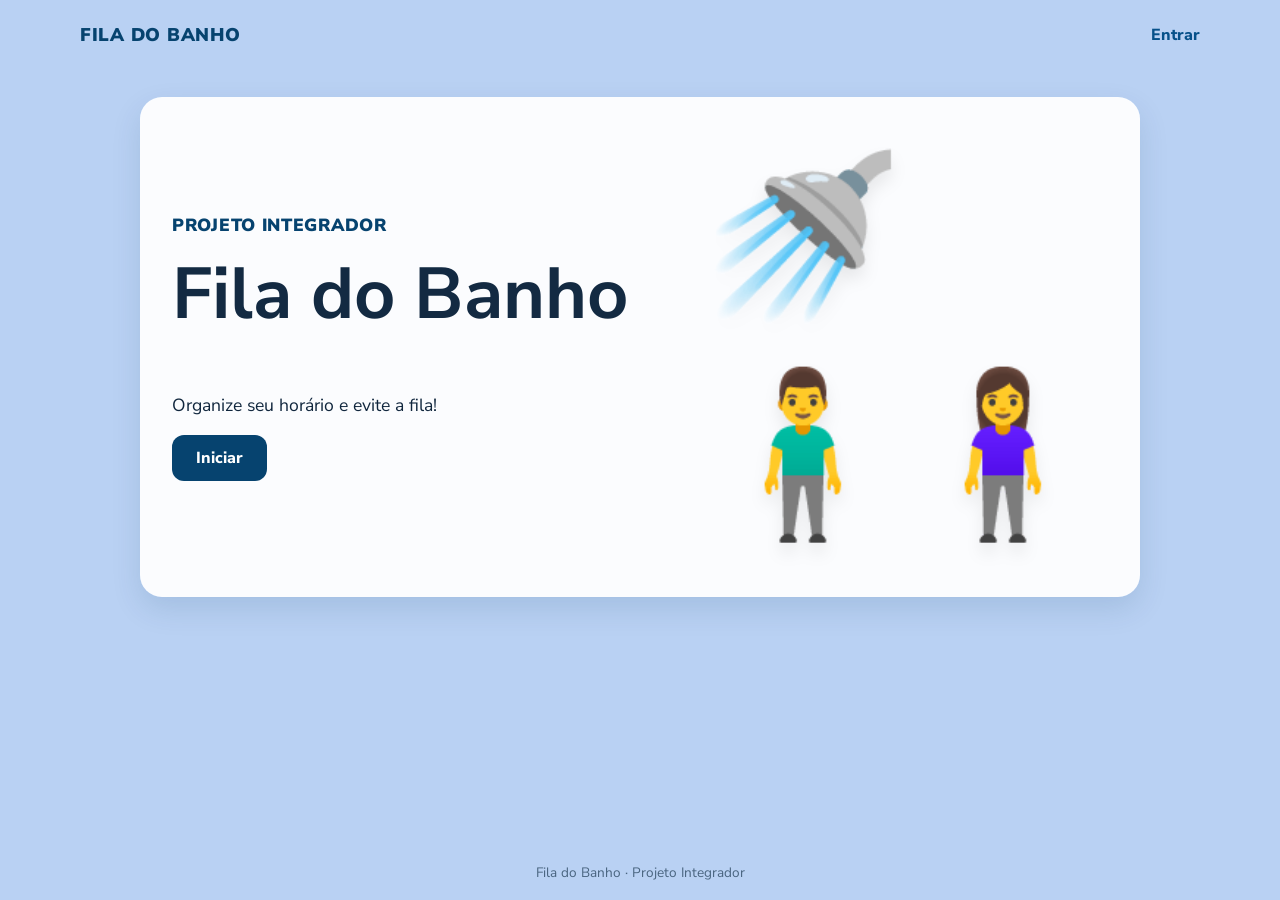
<file: index.html>
<!DOCTYPE html>
<html lang="pt-BR">

<head>
    <meta charset="UTF-8">
    <meta name="viewport" content="width=device-width, initial-scale=1.0">
    <title>Fila do Banho | Início</title>

    <link rel="stylesheet" href="css/style.css">
</head>

<body>

    <div class="page">

        <header class="topbar">

            <a class="brand" href="index.html">
                FILA DO BANHO
            </a>

            <a class="top-link" href="login.html">
                Entrar
            </a>

        </header>

        <main>

            <section class="hero card">

                <div>

                    <p class="brand">PROJETO INTEGRADOR</p>

                    <h1>Fila do Banho</h1>

                    <p>
                        Organize seu horário e evite a fila!
                    </p>

                    <a class="btn" href="login.html">
                        Iniciar
                    </a>

                </div>

                <div class="hero-art">
                    <span>🚿 🧍‍♂️🧍‍♀️</span>
                </div>

            </section>

        </main>

        <footer>
            Fila do Banho · Projeto Integrador
        </footer>

    </div>

</body>
</html>
</file>
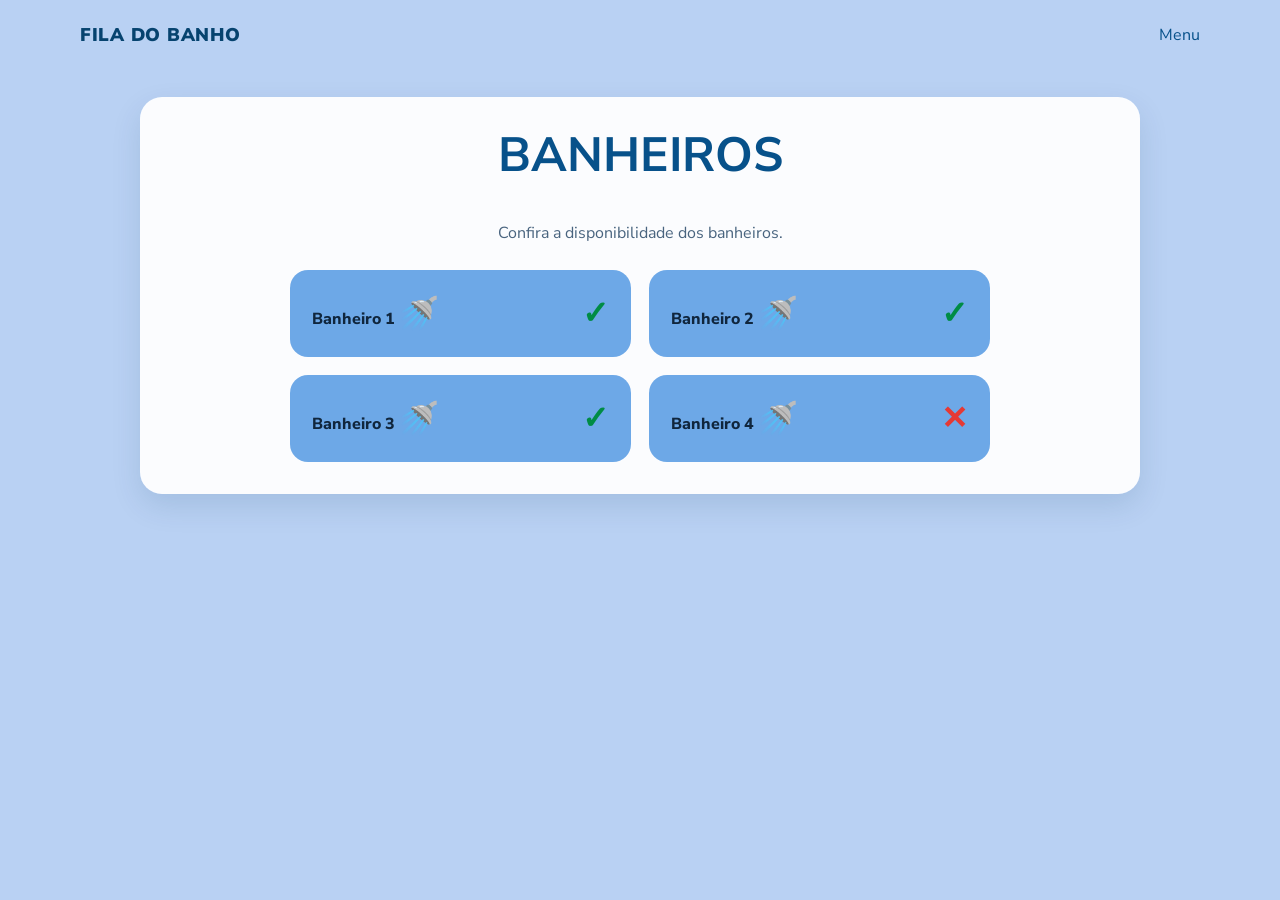
<file: banheiros.html>
<!DOCTYPE html>
<html lang="pt-BR">

<head>
    <meta charset="UTF-8">
    <meta name="viewport" content="width=device-width, initial-scale=1.0">
    <title>Banheiros | Fila do Banho</title>

    <link rel="stylesheet" href="css/style.css">
</head>

<body>

    <div class="page">

        <header class="topbar">

            <a class="brand" href="menu.html">
                FILA DO BANHO
            </a>

            <a href="menu.html">Menu</a>

        </header>

        <main>

            <section class="card">

                <h1 style="text-align:center">
                    BANHEIROS
                </h1>

                <p class="muted" style="text-align:center">
                    Confira a disponibilidade dos banheiros.
                </p>

                <div class="bath-grid">

                    <div class="bath">

                        <span>
                            Banheiro 1
                            <span class="symbol">🚿</span>
                        </span>

                        <span class="available">✓</span>

                    </div>

                    <div class="bath">

                        <span>
                            Banheiro 2
                            <span class="symbol">🚿</span>
                        </span>

                        <span class="available">✓</span>

                    </div>

                    <div class="bath">

                        <span>
                            Banheiro 3
                            <span class="symbol">🚿</span>
                        </span>

                        <span class="available">✓</span>

                    </div>

                    <div class="bath">

                        <span>
                            Banheiro 4
                            <span class="symbol">🚿</span>
                        </span>

                        <span class="unavailable">✕</span>

                    </div>

                </div>

            </section>

        </main>

    </div>

</body>
</html>
</file>
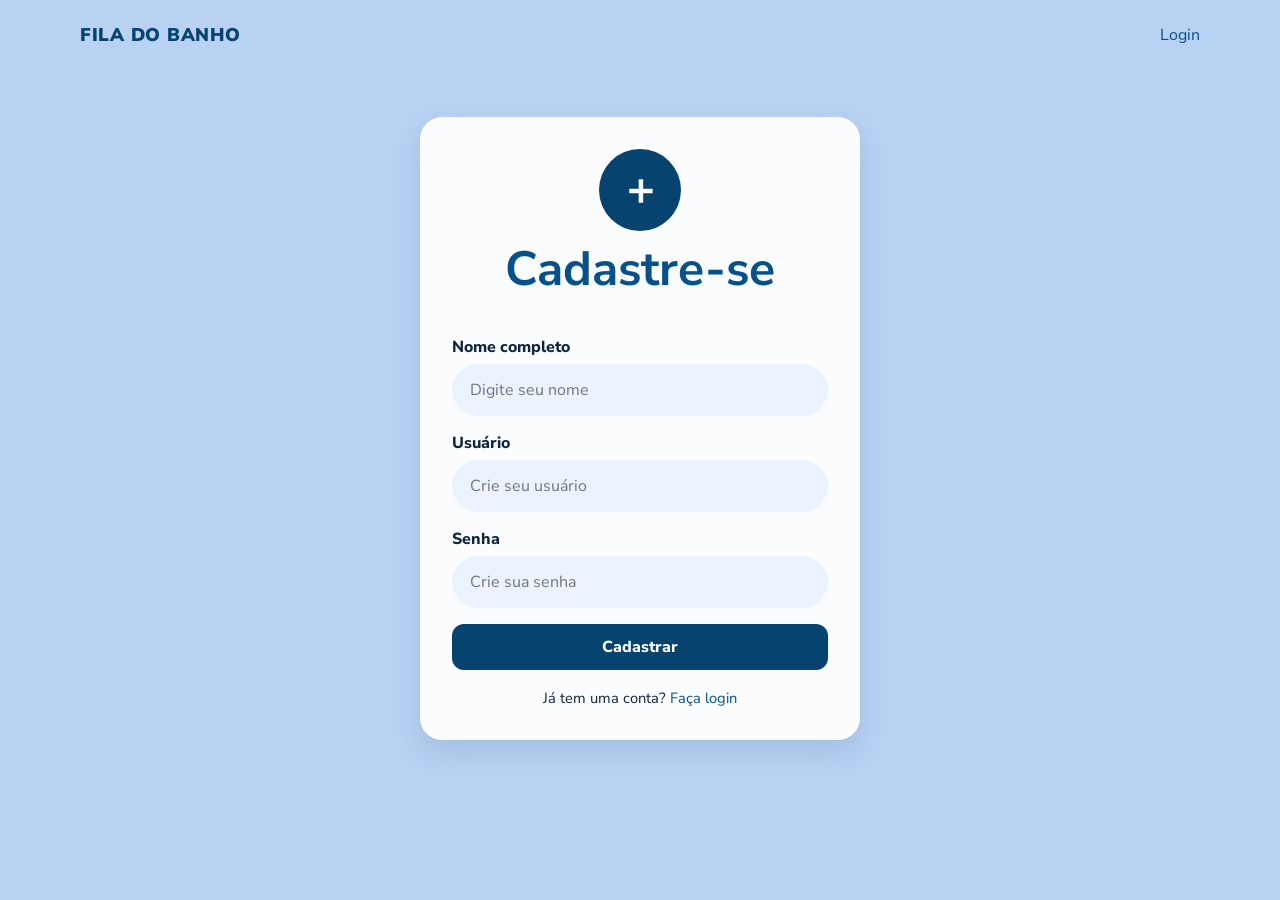
<file: cadastro.html>
<!DOCTYPE html>
<html lang="pt-BR">

<head>
    <meta charset="UTF-8">
    <meta name="viewport" content="width=device-width, initial-scale=1.0">
    <title>Cadastro | Fila do Banho</title>

    <link rel="stylesheet" href="css/style.css">
</head>

<body>

    <div class="page">

        <header class="topbar">

            <a class="brand" href="index.html">
                FILA DO BANHO
            </a>

            <a href="login.html">Login</a>

        </header>

        <main>

            <section class="card form-card">

                <div class="avatar">＋</div>

                <h1>Cadastre-se</h1>

                <form action="menu.html">

                    <div class="field">

                        <label for="nome">
                            Nome completo
                        </label>

                        <input
                            type="text"
                            id="nome"
                            name="nome"
                            placeholder="Digite seu nome"
                            required
                        >

                    </div>

                    <div class="field">

                        <label for="usuario">
                            Usuário
                        </label>

                        <input
                            type="text"
                            id="usuario"
                            name="usuario"
                            placeholder="Crie seu usuário"
                            required
                        >

                    </div>

                    <div class="field">

                        <label for="senha">
                            Senha
                        </label>

                        <input
                            type="password"
                            id="senha"
                            name="senha"
                            placeholder="Crie sua senha"
                            required
                        >

                    </div>

                    <button class="btn full" type="submit">
                        Cadastrar
                    </button>

                </form>

                <p class="form-foot">
                    Já tem uma conta?
                    <a href="login.html">Faça login</a>
                </p>

            </section>

        </main>

    </div>

</body>
</html>
</file>
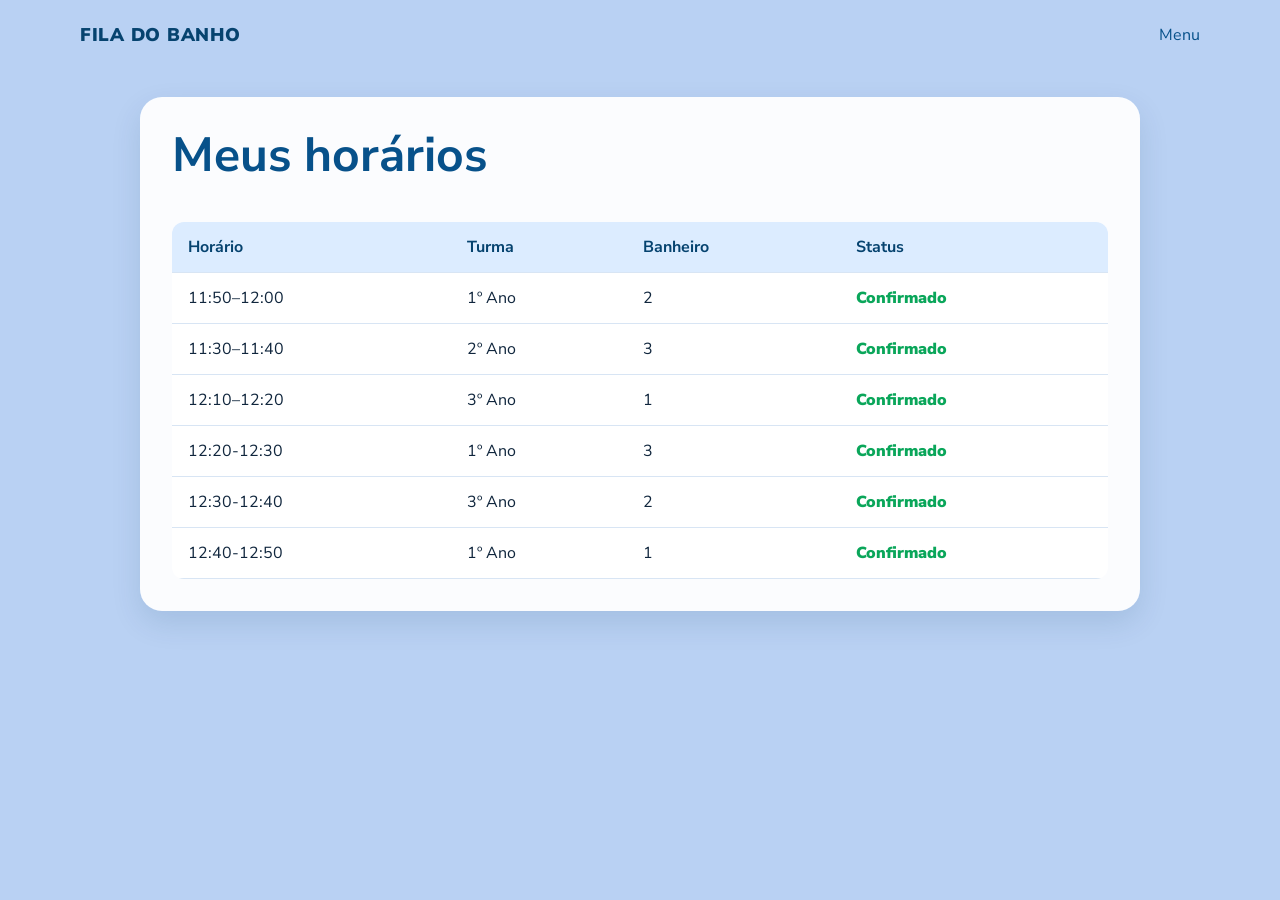
<file: horarios.html>
<!DOCTYPE html>
<html lang="pt-BR">

<head>
    <meta charset="UTF-8">
    <meta name="viewport" content="width=device-width, initial-scale=1.0">
    <title>Meus horários | Fila do Banho</title>

    <link rel="stylesheet" href="css/style.css">
</head>

<body>

    <div class="page">

        <header class="topbar">

            <a class="brand" href="menu.html">
                FILA DO BANHO
            </a>

            <a href="menu.html">Menu</a>

        </header>

        <main>

            <section class="card">

                <h1>Meus horários</h1>

                <div class="table-wrap">

                    <table>

                        <thead>

                            <tr>

                                <th>Horário</th>

                                <th>Turma</th>

                                <th>Banheiro</th>

                                <th>Status</th>

                            </tr>

                        </thead>

                        <tbody>

                            <tr>

                                <td>11:50–12:00</td>

                                <td>1º Ano</td>

                                <td>2</td>

                                <td class="status">
                                    Confirmado
                                </td>

                            </tr>

                            <tr>

                                <td>11:30–11:40</td>

                                <td>2º Ano</td>

                                <td>3</td>

                                <td class="status">
                                    Confirmado
                                </td>

                            </tr>

                            <tr>

                                <td>12:10–12:20</td>

                                <td>3º Ano</td>

                                <td>1</td>

                                <td class="status">
                                    Confirmado
                                </td>

                            </tr>

                            <tr>

                                <td>12:20-12:30</td>

                                <td>1º Ano</td>

                                <td>3</td>

                                <td class="status">
                                    Confirmado
                                </td>

                                 <tr>

                                <td>12:30-12:40</td>

                                <td>3º Ano</td>

                                <td>2</td>

                                <td class="status">
                                    Confirmado
                                </td>

                                  <tr>

                                <td>12:40-12:50</td>

                                <td>1º Ano</td>

                                <td>1</td>

                                <td class="status">
                                    Confirmado
                                </td>

                            </tr>

                        </tbody>

                    </table>

                </div>

            </section>

        </main>

    </div>

</body>
</html>
</file>
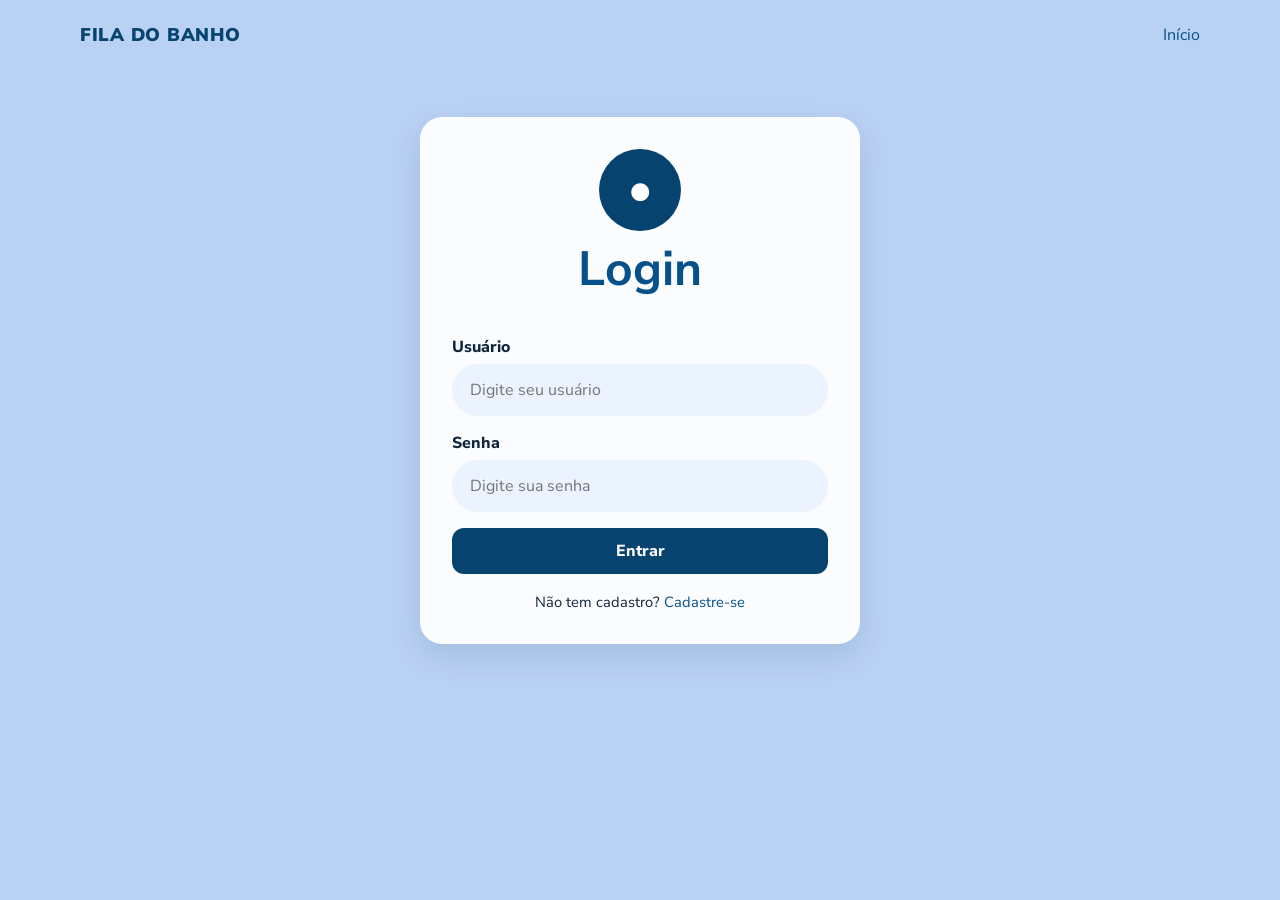
<file: login.html>
<!DOCTYPE html>
<html lang="pt-BR">

<head>
    <meta charset="UTF-8">
    <meta name="viewport" content="width=device-width, initial-scale=1.0">
    <title>Login | Fila do Banho</title>

    <link rel="stylesheet" href="css/style.css">
</head>

<body>

    <div class="page">

        <header class="topbar">

            <a class="brand" href="index.html">
                FILA DO BANHO
            </a>

            <a href="index.html">Início</a>

        </header>

        <main>

            <section class="card form-card">

                <div class="avatar">●</div>

                <h1>Login</h1>

                <form action="menu.html">

                    <div class="field">

                        <label for="usuario">
                            Usuário
                        </label>

                        <input
                            type="text"
                            id="usuario"
                            name="usuario"
                            placeholder="Digite seu usuário"
                            required
                        >

                    </div>

                    <div class="field">

                        <label for="senha">
                            Senha
                        </label>

                        <input
                            type="password"
                            id="senha"
                            name="senha"
                            placeholder="Digite sua senha"
                            required
                        >

                    </div>

                    <button class="btn full" type="submit">
                        Entrar
                    </button>

                </form>

                <p class="form-foot">
                    Não tem cadastro?
                    <a href="cadastro.html">Cadastre-se</a>
                </p>

            </section>

        </main>

    </div>

</body>
</html>
</file>
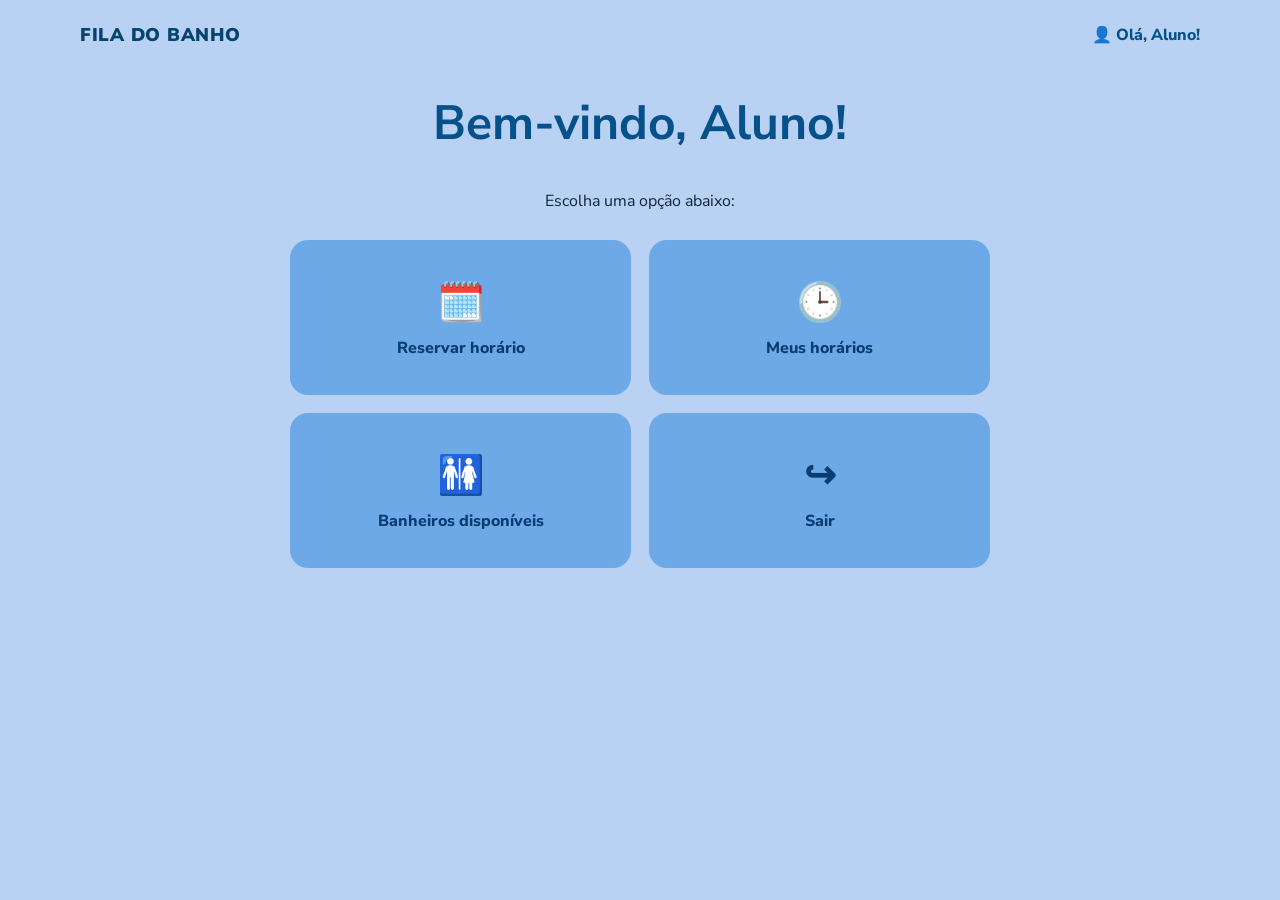
<file: menu.html>
<!DOCTYPE html>
<html lang="pt-BR">

<head>
    <meta charset="UTF-8">
    <meta name="viewport" content="width=device-width, initial-scale=1.0">
    <title>Menu | Fila do Banho</title>

    <link rel="stylesheet" href="css/style.css">
</head>

<body>

    <div class="page">

        <header class="topbar">

            <a class="brand" href="index.html">
                FILA DO BANHO
            </a>

            <a class="top-link" href="usuario.html">
                👤 Olá, Aluno!
            </a>

        </header>

        <main>

            <section class="welcome">

                <h1>Bem-vindo, Aluno!</h1>

                <p>Escolha uma opção abaixo:</p>

            </section>

            <nav class="menu-grid">

                <a class="menu-tile" href="reservar.html">

                    <span class="menu-icon">🗓️</span>

                    Reservar horário

                </a>

                <a class="menu-tile" href="horarios.html">

                    <span class="menu-icon">🕒</span>

                    Meus horários

                </a>

                <a class="menu-tile" href="banheiros.html">

                    <span class="menu-icon">🚻</span>

                    Banheiros disponíveis

                </a>

                <a class="menu-tile" href="sair.html">

                    <span class="menu-icon">↪</span>

                    Sair

                </a>

            </nav>

        </main>

    </div>

</body>
</html>
</file>
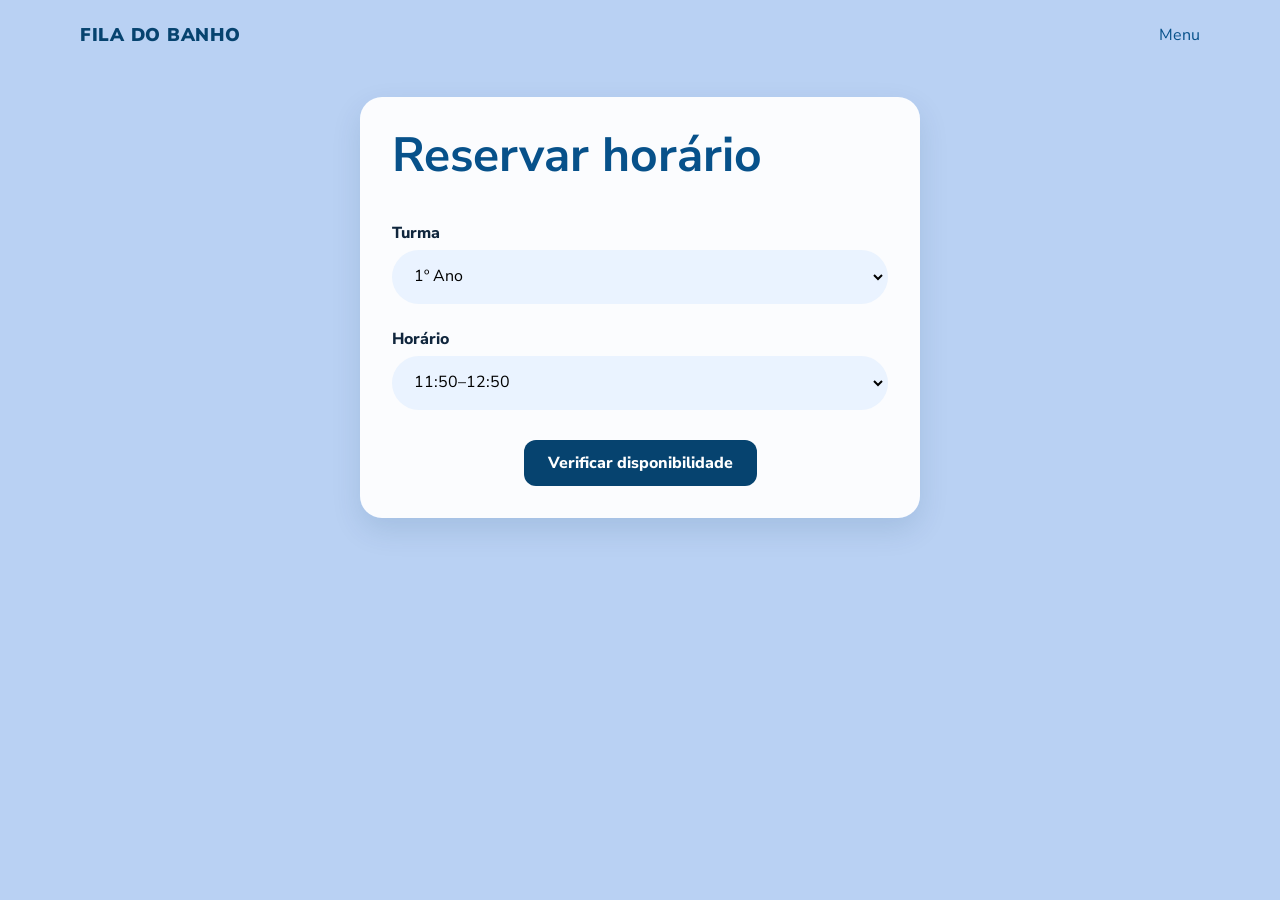
<file: reservar.html>
<!DOCTYPE html>
<html lang="pt-BR">

<head>
    <meta charset="UTF-8">
    <meta name="viewport" content="width=device-width, initial-scale=1.0">
    <title>Reservar horário | Fila do Banho</title>

    <link rel="stylesheet" href="css/style.css">
</head>

<body>

    <div class="page">

        <header class="topbar">

            <a class="brand" href="menu.html">
                FILA DO BANHO
            </a>

            <a href="menu.html">Menu</a>

        </header>

        <main>

            <section class="card form-wide">

                <h1>Reservar horário</h1>

                <form action="horarios.html">

                    <div class="field">

                        <label for="turma">
                            Turma
                        </label>

                        <select id="turma" name="turma">

                            <option>1º Ano</option>

                            <option>2º Ano</option>

                            <option>3º Ano</option>

                        </select>

                    </div>

                    <div class="field">

                        <label for="horario">
                            Horário
                        </label>

                        <select id="horario" name="horario">

                            <option>11:50–12:50</option>

                            <option>11:30–11:40</option>

                            <option>12:10–12:20</option>
                            <option>12:20-12:30</option>
                            <option>12:30-12:40</option>
                            <option>12:40-12:50</option>

                        </select>

                    </div>

                    <button class="btn" type="submit">
                        Verificar disponibilidade
                    </button>

                </form>

            </section>

        </main>

    </div>

</body>
</html>
</file>
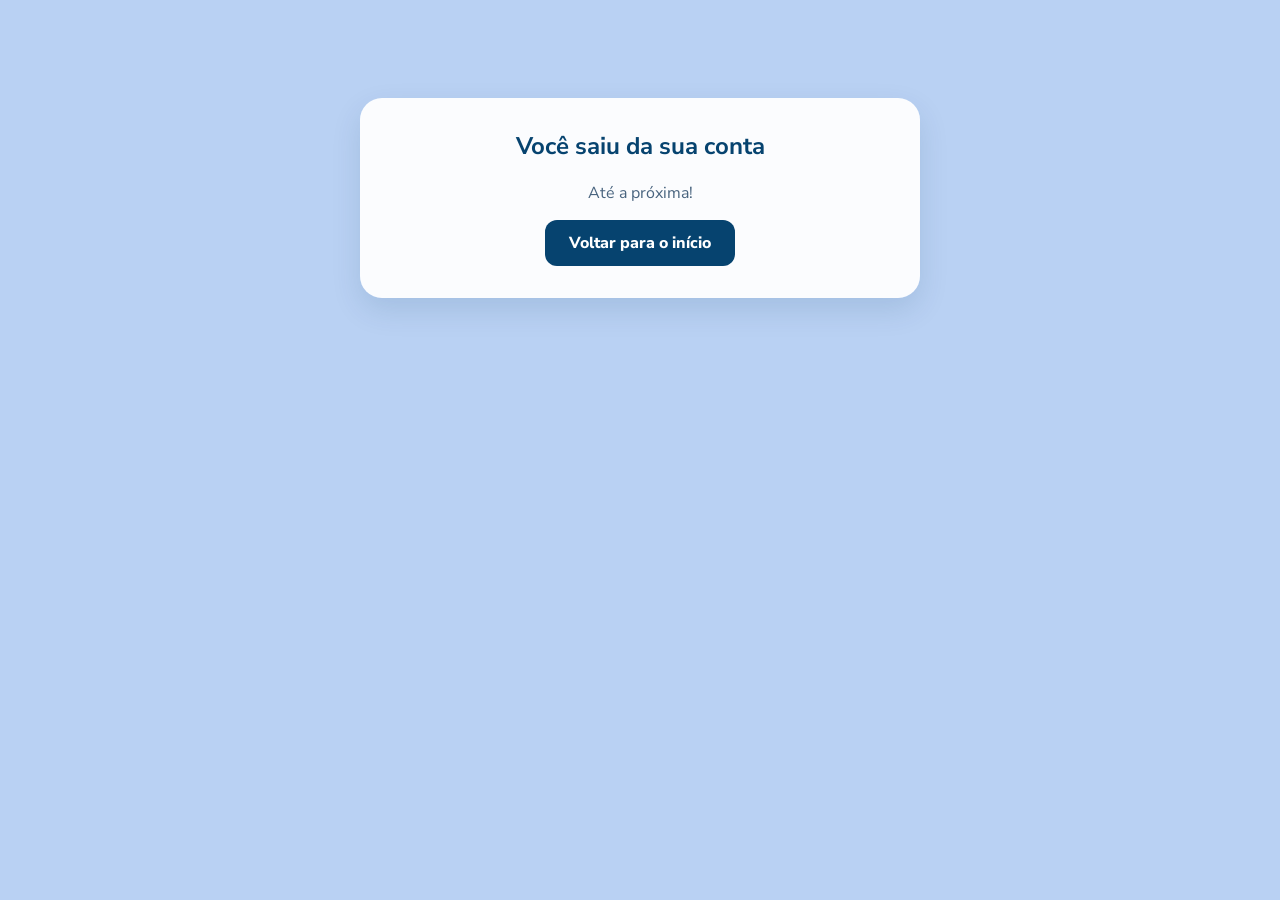
<file: sair.html>
<!DOCTYPE html>
<html lang="pt-BR">

<head>
    <meta charset="UTF-8">
    <meta name="viewport" content="width=device-width, initial-scale=1.0">
    <title>Sair | Fila do Banho</title>

    <link rel="stylesheet" href="css/style.css">
</head>

<body>

    <div class="page">

        <main>

            <section class="card logout">

                <h2>
                    Você saiu da sua conta
                </h2>

                <p class="muted">
                    Até a próxima!
                </p>

                <a class="btn" href="index.html">
                    Voltar para o início
                </a>

            </section>

        </main>

    </div>

</body>
</html>
</file>
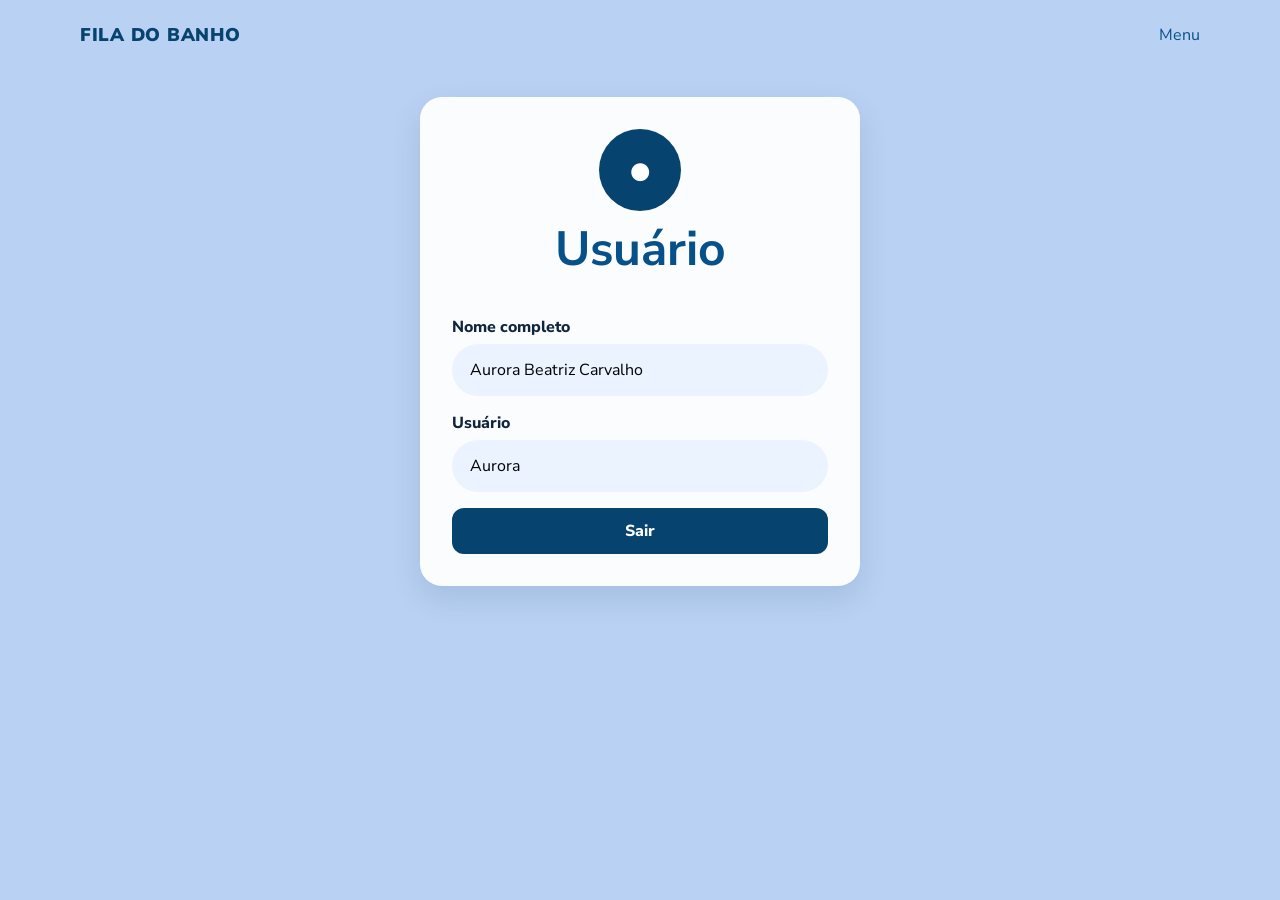
<file: usuario.html>
<!DOCTYPE html>
<html lang="pt-BR">

<head>
    <meta charset="UTF-8">
    <meta name="viewport" content="width=device-width, initial-scale=1.0">
    <title>Usuário | Fila do Banho</title>

    <link rel="stylesheet" href="css/style.css">
</head>

<body>

    <div class="page">

        <header class="topbar">

            <a class="brand" href="menu.html">
                FILA DO BANHO
            </a>

            <a href="menu.html">Menu</a>

        </header>

        <main>

            <section class="card profile">

                <div class="avatar">●</div>

                <h1>Usuário</h1>

                <div class="field">

                    <label>
                        Nome completo
                    </label>

                    <input
                        type="text"
                        value="Aurora Beatriz Carvalho"
                        readonly
                    >

                </div>

                <div class="field">

                    <label>
                        Usuário
                    </label>

                    <input
                        type="text"
                        value="Aurora"
                        readonly
                    >

                </div>

                <a class="btn full" href="sair.html">
                    Sair
                </a>

            </section>

        </main>

    </div>

</body>
</html>
</file>
<file: css/style.css>
@import url('https://fonts.googleapis.com/css2?family=Nunito+Sans:wght@400;600;700;800;900&display=swap');

:root {
    --bg: #b9d1f3;
    --blue: #07518a;
    --blue-dark: #06436f;
    --blue-mid: #6da8e7;
    --blue-light: #eaf3ff;
    --text: #10263d;
    --white: #ffffff;
    --green: #0aa65a;
    --red: #e53935;
    --shadow: 0 12px 30px rgba(5, 54, 99, .12);
}

* {
    box-sizing: border-box;
}

html {
    min-height: 100%;
}

body {
    margin: 0;
    min-height: 100vh;
    font-family: 'Nunito Sans', Arial, sans-serif;
    color: var(--text);
    background: var(--bg);
}

a {
    color: var(--blue);
    text-decoration: none;
}

a:hover {
    text-decoration: underline;
}

button, input, select {
    font: inherit;
}

.page {
    min-height: 100vh;
    display: flex;
    flex-direction: column;
}

.topbar {
    width: min(1120px, calc(100% - 40px));
    margin: 0 auto;
    padding: 22px 0;
    display: flex;
    align-items: center;
    justify-content: space-between;
}

.brand {
    font-size: 1.15rem;
    font-weight: 900;
    color: var(--blue-dark);
    letter-spacing: .04em;
}

.top-link {
    font-weight: 800;
}

main {
    width: min(1000px, calc(100% - 36px));
    margin: auto;
    padding: 28px 0 60px;
    flex: 1;
}

.card {
    background: rgba(255,255,255,.94);
    border-radius: 22px;
    padding: 32px;
    box-shadow: var(--shadow);
}

h1, h2, p {
    margin-top: 0;
}

h1 {
    color: var(--blue);
    font-size: clamp(2rem, 4vw, 3rem);
    line-height: 1.1;
}

h2 {
    color: var(--blue-dark);
}

.muted {
    color: #49647f;
}

.btn {
    display: inline-flex;
    align-items: center;
    justify-content: center;
    min-height: 46px;
    padding: 11px 24px;
    border: 0;
    border-radius: 12px;
    background: var(--blue-dark);
    color: white;
    font-weight: 800;
    cursor: pointer;
    transition: transform .15s, background .15s;
}

.btn:hover {
    background: #032f50;
    transform: translateY(-1px);
    text-decoration: none;
}

.btn.secondary {
    background: #dcecff;
    color: var(--blue-dark);
}

.btn.full {
    width: 100%;
}

.form-card {
    width: min(440px, 100%);
    margin: 20px auto;
    text-align: center;
}

.avatar {
    width: 82px;
    height: 82px;
    margin: 0 auto 12px;
    border-radius: 50%;
    background: var(--blue-dark);
    color: white;
    display: grid;
    place-items: center;
    font-size: 2.6rem;
    font-weight: 800;
}

.field {
    text-align: left;
    margin: 16px 0;
}

.field label {
    display: block;
    font-weight: 800;
    margin: 0 0 6px;
}

.field input,
.field select {
    width: 100%;
    padding: 13px 16px;
    border: 2px solid transparent;
    border-radius: 999px;
    background: var(--blue-light);
    outline: none;
}

.field input:focus,
.field select:focus {
    border-color: var(--blue-mid);
}

.form-foot {
    margin: 18px 0 0;
    font-size: .92rem;
}

.hero {
    display: grid;
    grid-template-columns: 1.1fr .9fr;
    align-items: center;
    gap: 36px;
    min-height: 430px;
}

.hero h1 {
    color: #132a42;
    font-size: clamp(2.5rem, 6vw, 4.5rem);
}

.hero p {
    font-size: 1.1rem;
}

.hero-art {
    min-height: 260px;
    display: grid;
    place-items: center;
    font-size: clamp(5rem, 15vw, 10rem);
}

.hero-art span {
    filter: drop-shadow(0 10px 8px rgba(0,0,0,.08));
}

.welcome {
    text-align: center;
    margin-bottom: 28px;
}

.menu-grid {
    display: grid;
    grid-template-columns: repeat(2, minmax(0,1fr));
    gap: 18px;
    max-width: 700px;
    margin: 0 auto;
}

.menu-tile {
    min-height: 155px;
    padding: 22px;
    border-radius: 18px;
    background: var(--blue-mid);
    color: #073d70;
    display: flex;
    flex-direction: column;
    justify-content: center;
    align-items: center;
    gap: 8px;
    font-weight: 800;
    text-align: center;
    transition: .2s;
}

.menu-tile:hover {
    background: #83b7ed;
    text-decoration: none;
    transform: translateY(-2px);
}

.menu-icon {
    font-size: 2.4rem;
}

.form-wide {
    max-width: 560px;
    margin: 0 auto;
}

.form-wide .field {
    margin: 24px 0;
}

.form-wide .btn {
    display: flex;
    margin: 30px auto 0;
}

.table-wrap {
    overflow-x: auto;
}

table {
    width: 100%;
    border-collapse: collapse;
    background: white;
    border-radius: 12px;
    overflow: hidden;
}

th, td {
    padding: 14px 16px;
    text-align: left;
    border-bottom: 1px solid #d8e5f4;
    white-space: nowrap;
}

th {
    background: #dcecff;
    color: var(--blue-dark);
}

.status {
    color: var(--green);
    font-weight: 900;
}

.bath-grid {
    display: grid;
    grid-template-columns: repeat(2, minmax(0,1fr));
    gap: 18px;
    max-width: 700px;
    margin: 26px auto 0;
}

.bath {
    background: var(--blue-mid);
    border-radius: 18px;
    padding: 22px;
    display: flex;
    align-items: center;
    justify-content: space-between;
    gap: 12px;
    font-weight: 800;
}

.bath .symbol {
    font-size: 2rem;
}

.available {
    color: #008c45;
    font-size: 2rem;
}

.unavailable {
    color: var(--red);
    font-size: 2rem;
}

.logout {
    text-align: center;
    max-width: 560px;
    margin: 70px auto;
}

.profile {
    max-width: 440px;
    margin: 0 auto;
    text-align: center;
}

.profile .field {
    text-align: left;
}

footer {
    text-align: center;
    padding: 18px;
    color: #49647f;
    font-size: .85rem;
}

@media (max-width: 650px) {
    .hero {
        grid-template-columns: 1fr;
        text-align: center;
        gap: 8px;
    }

    .hero-art {
        min-height: 130px;
    }

    .card {
        padding: 24px 18px;
    }

    .menu-grid,
    .bath-grid {
        grid-template-columns: 1fr;
    }

    .topbar {
        width: calc(100% - 28px);
    }

    main {
        width: calc(100% - 28px);
        padding-top: 12px;
    }
}
</file>
